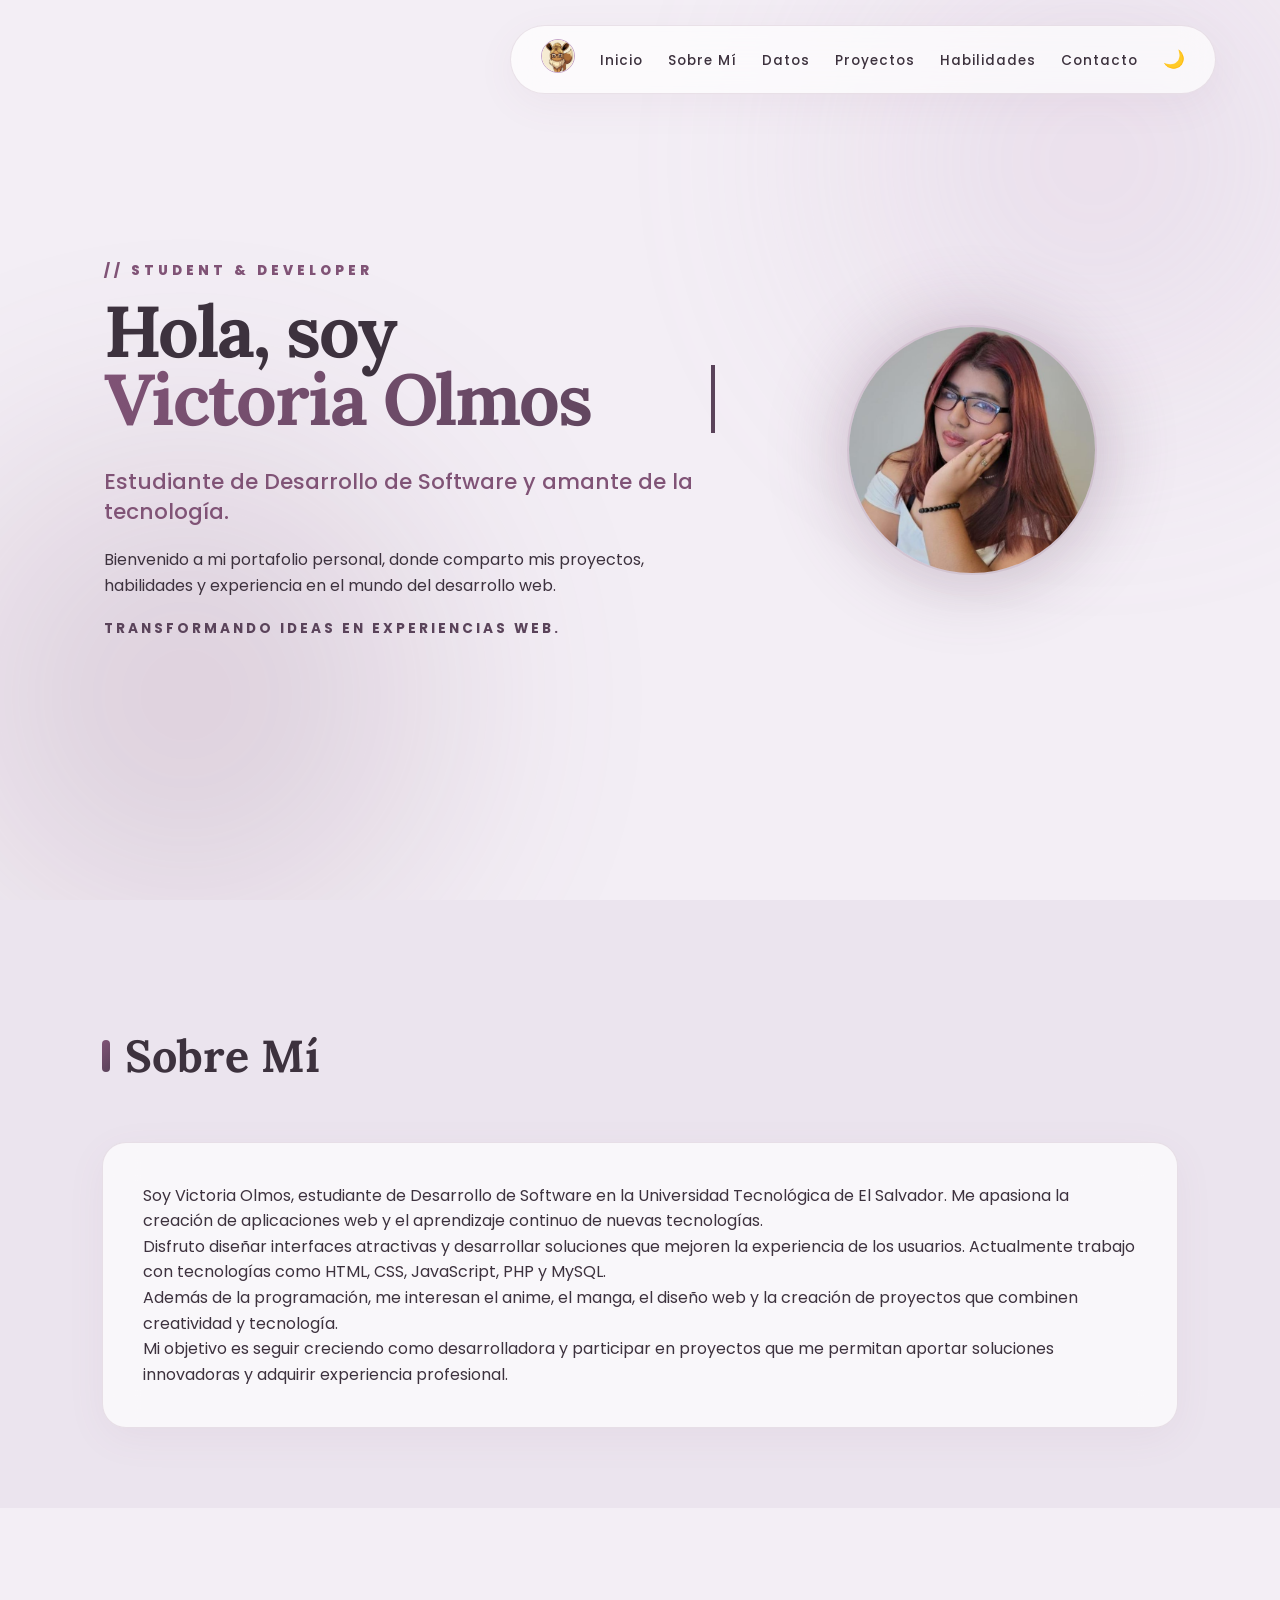
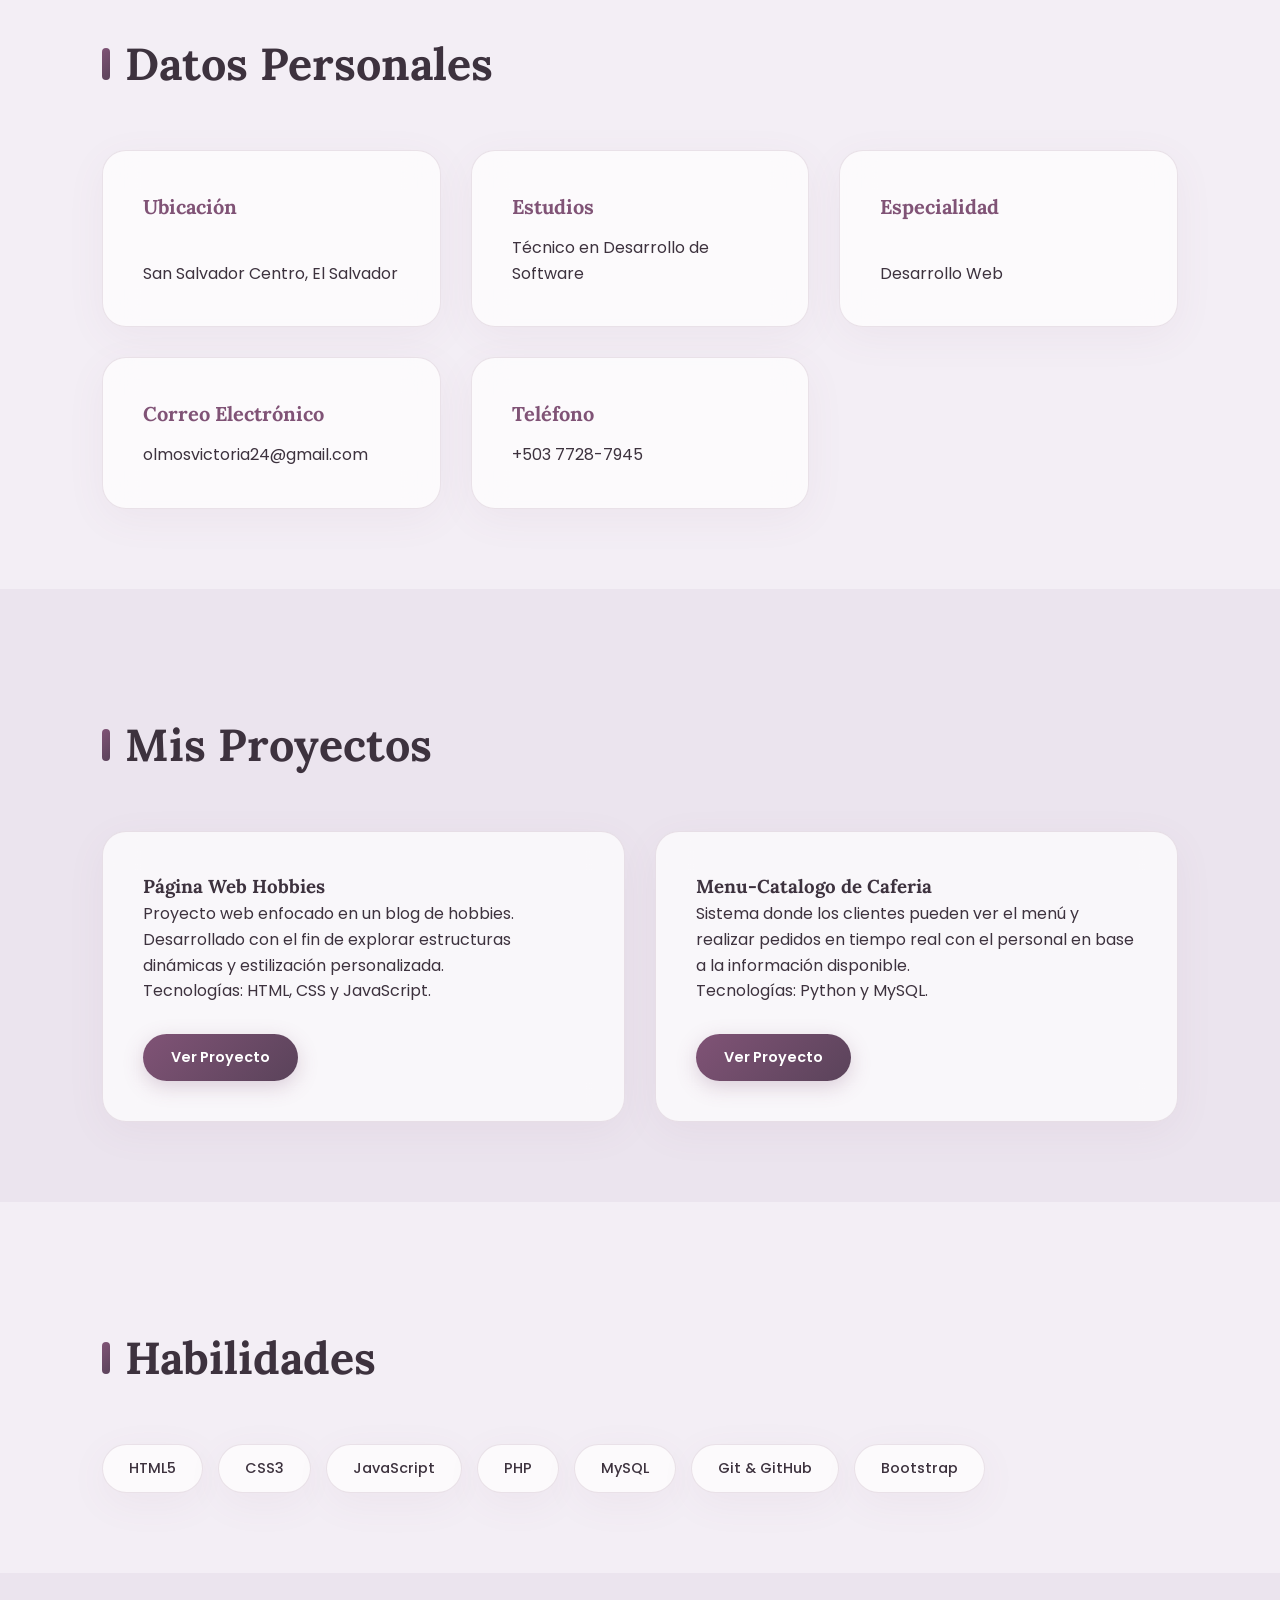
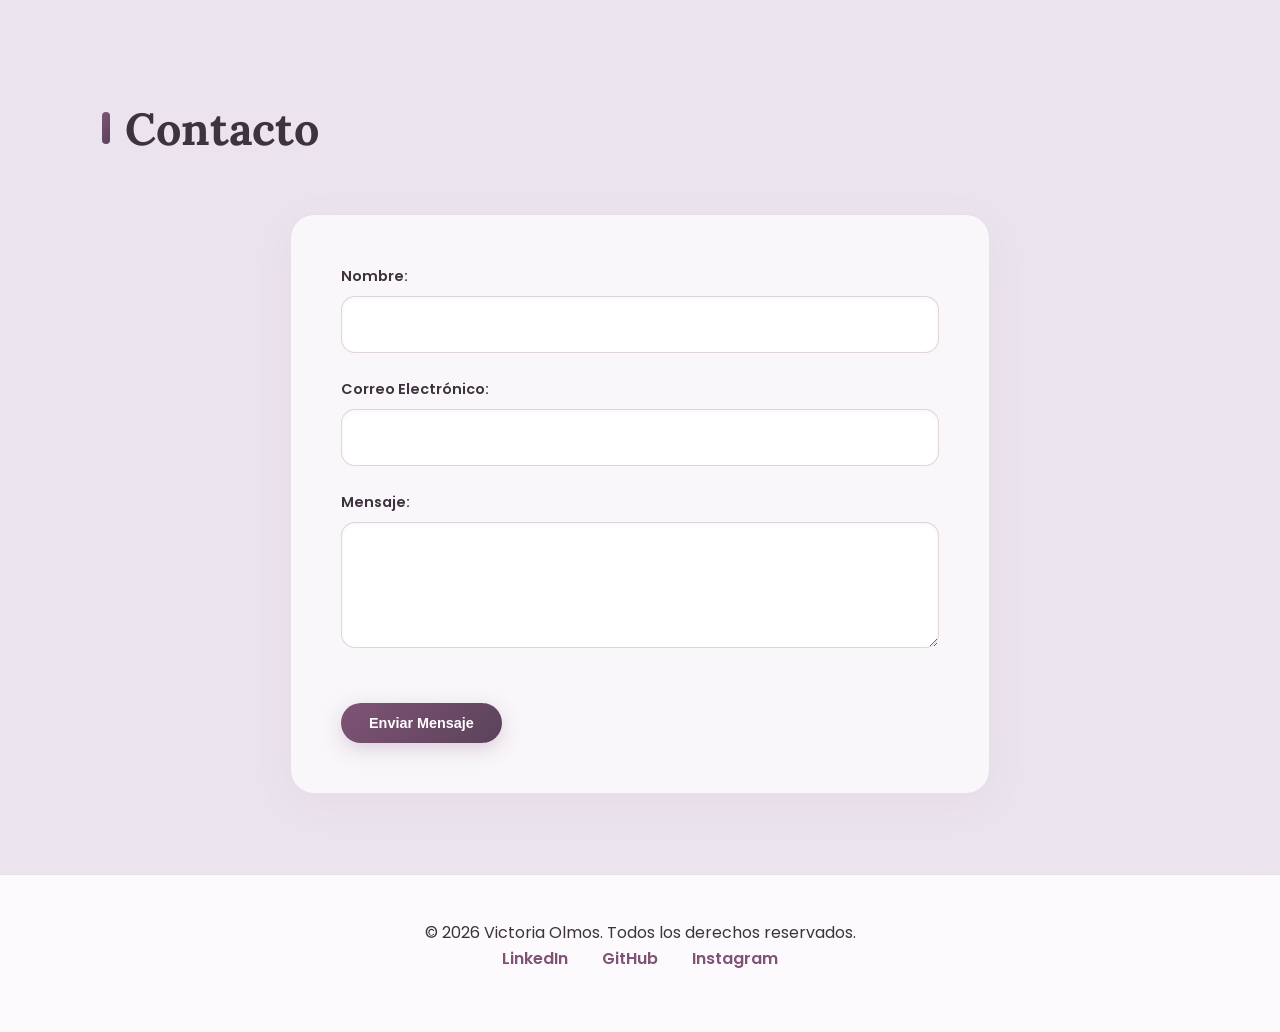
<file: portafolio.html>
<!DOCTYPE html>
<html lang="es">
<head>
    <meta charset="UTF-8">
    <meta name="viewport" content="width=device-width, initial-scale=1.0">
    <meta name="description" content="Portafolio personal de Victoria Olmos">
    <!-- Vinculación de fuentes consistentes -->
    <link rel="stylesheet" href="https://fonts.googleapis.com/css2?family=Lora:ital,wght@0,400..700;1,400..700&family=Poppins:wght@300;400;500;600;700&display=swap"> 
    <link rel="stylesheet" href="css/style.css">
    <title>Portafolio - Personal</title>
    <link rel="icon" href="img/logoVic.jpeg">
</head>
<body>

    <!-- Encabezado Principal -->
    <header>
        <nav class="nav-contenedor">
            <a href="index.html" class="logo-link">
                <img src="img/logoVic.jpeg" alt="Perfil" class="icono-perfil">
            </a>

            <button class="menu-toggle" id="menu-toggle" aria-label="Abrir menú">☰</button>

            <ul id="menu">
                <li><a href="#inicio">Inicio</a></li>
                <li><a href="#sobre-mi">Sobre Mí</a></li>
                <li><a href="#datos-personales">Datos</a></li>
                <li><a href="#proyectos">Proyectos</a></li>
                <li><a href="#habilidades">Habilidades</a></li>
                <li><a href="#contacto">Contacto</a></li>
                <li><button id="modo-oscuro" class="btn-theme" aria-label="Cambiar tema">🌙</button></li>
            </ul>
        </nav>
    </header>

    <main>
        <section id="inicio">
            <div class="texto">
                <h1 class="typing-container">
                    Hola, soy <br>
                    <span class="destaque">Victoria Olmos</span>
                </h1>
                <p class="subtitulo">Estudiante de Desarrollo de Software y amante de la tecnología.</p>
                <p>Bienvenido a mi portafolio personal, donde comparto mis proyectos, habilidades y experiencia en el mundo del desarrollo web.</p>
                <p class="tagline">Transformando ideas en experiencias web.</p>
            </div>
            <div class="foto">
                <img src="img/fotoperfil.jpg" alt="Foto de perfil de Victoria Olmos">
            </div>
        </section>

        <!-- Sección Sobre Mí -->
        <section id="sobre-mi">
            <h2>Sobre Mí</h2>
            <article>
                <p>Soy Victoria Olmos, estudiante de Desarrollo de Software en la Universidad Tecnológica de El Salvador. Me apasiona la creación de aplicaciones web y el aprendizaje continuo de nuevas tecnologías.</p>
                <p>Disfruto diseñar interfaces atractivas y desarrollar soluciones que mejoren la experiencia de los usuarios. Actualmente trabajo con tecnologías como HTML, CSS, JavaScript, PHP y MySQL.</p>
                <p>Además de la programación, me interesan el anime, el manga, el diseño web y la creación de proyectos que combinen creatividad y tecnología.</p>
                <p>Mi objetivo es seguir creciendo como desarrolladora y participar en proyectos que me permitan aportar soluciones innovadoras y adquirir experiencia profesional.</p>
            </article>
        </section>

        <!-- Datos Personales Actualizados -->
        <section id="datos-personales">
            <h2>Datos Personales</h2>
            <div class="datos-grid">
                <div class="dato-card">
                    <h3>Ubicación</h3>
                    <p>San Salvador Centro, El Salvador</p>
                </div>
                <div class="dato-card">
                    <h3>Estudios</h3>
                    <p>Técnico en Desarrollo de Software</p>
                </div>
                <div class="dato-card">
                    <h3>Especialidad</h3>
                    <p>Desarrollo Web</p>
                </div>
                <div class="dato-card">
                    <h3>Correo Electrónico</h3>
                    <p>olmosvictoria24@gmail.com</p>
                </div>
                <div class="dato-card">
                    <h3>Teléfono</h3>
                    <p>+503 7728-7945</p>
                </div>
            </div>
        </section>

        <!-- Sección Proyectos -->
        <section id="proyectos">
            <h2>Mis Proyectos</h2>
            <div class="proyectos-grid">
                <article>
                    <h3>Página Web Hobbies</h3>
                    <p>Proyecto web enfocado en un blog de hobbies. Desarrollado con el fin de explorar estructuras dinámicas y estilización personalizada.</p>
                    <p class="tech-stack">Tecnologías: HTML, CSS y JavaScript.</p>
                    <a href="https://elizabethxp.github.io/Lunaris/" target="_blank" rel="noopener noreferrer" class="btn-proyecto">Ver Proyecto</a>
                </article>

                <article>
                    <h3>Menu-Catalogo de Caferia</h3>
                    <p>Sistema donde los clientes pueden ver el menú y realizar pedidos en tiempo real con el personal en base a la información disponible.</p>
                    <p class="tech-stack">Tecnologías: Python y MySQL.</p>
                    <a href="#" target="_blank" rel="noopener noreferrer" class="btn-proyecto">Ver Proyecto</a>
                </article>
            </div>
        </section>

        <!-- Sección Habilidades -->
        <section id="habilidades">
            <h2>Habilidades</h2>
            <ul class="habilidades-lista">
                <li>HTML5</li>
                <li>CSS3</li>
                <li>JavaScript</li>
                <li>PHP</li>
                <li>MySQL</li>
                <li>Git & GitHub</li>
                <li>Bootstrap</li>
            </ul>
        </section>

        <!-- Sección Contacto -->
        <section id="contacto">
            <h2>Contacto</h2>
            <form action="#" method="POST" class="formulario-contacto">
                <div class="input-group">
                    <label for="nombre">Nombre:</label>
                    <input type="text" id="nombre" name="nombre" required>
                </div>

                <div class="input-group">
                    <label for="email">Correo Electrónico:</label>
                    <input type="email" id="email" name="email" required>
                </div>

                <div class="input-group">
                    <label for="mensaje">Mensaje:</label>
                    <textarea id="mensaje" name="mensaje" rows="4" required></textarea>
                </div>

                <button type="submit" class="btn-enviar">Enviar Mensaje</button>
            </form>
        </section>  
    </main>

    <!-- Pie de página -->
    <footer>
        <p>&copy; 2026 Victoria Olmos. Todos los derechos reservados.</p>
        <div class="redes-sociales">
            <a href="#" target="_blank" rel="noopener noreferrer">LinkedIn</a>
            <a href="https://github.com/olmosvictoria24-boop" target="_blank" rel="noopener noreferrer">GitHub</a>
            <a href="#" target="_blank" rel="noopener noreferrer">Instagram</a>
        </div>
    </footer>

    <script>
        if(localStorage.getItem("theme") === "dark"){
            document.body.classList.add("dark-mode");
        }
    </script>
    <script src="js/script.js"></script>
</body>
</html>
</file>
<file: css/style.css>
/* =========================
VARIABLES PREMIUM (Modernizadas)
========================= */
:root {
    /* MODO CLARO - Estilo Cristal Limpio */
    --color-fondo: #F3EEF5; 
    --color-seccion-alt: #EBE4EE;
    --color-tarjeta: rgba(255, 255, 255, 0.7); 
    --color-texto: #3D323E; 
    --color-primario: #5A435A; 
    --color-titulos: #805376; 
    --color-secundario: #C6A6C9; 
    --color-borde: rgba(128, 83, 118, 0.15); /* Bordes más definidos */
    --sombra-premium: 0 10px 40px rgba(128, 83, 118, 0.06);
    --degradado-wow: linear-gradient(135deg, #805376 0%, #5A435A 100%);
    --radio-esquinas: 24px;
    --blur-cristal: blur(16px);
}

body.dark-mode {
    /* MODO OSCURO - Cyberpunk Sofisticado */
    --color-fondo: #1A121B; 
    --color-seccion-alt: #130C14;
    --color-tarjeta: rgba(51, 39, 53, 0.5); 
    --color-texto: #F3EEF5; 
    --color-primario: #C6A6C9; 
    --color-titulos: #E4C9D9; 
    --color-secundario: #805376;
    --color-borde: rgba(198, 166, 201, 0.15);
    --sombra-premium: 0 10px 40px rgba(0, 0, 0, 0.4);
    --degradado-wow: linear-gradient(135deg, #E4C9D9 0%, #805376 100%);
    --blur-cristal: blur(20px);
}

/* =========================
RESET & AJUSTES BASE (Pantalla Completa Real)
========================= */
* {
    margin: 0;
    padding: 0;
    box-sizing: border-box;
}

html {
    scroll-behavior: smooth;
}

body {
    background-color: var(--color-fondo);
    color: var(--color-texto);
    font-family: 'Poppins', sans-serif;
    line-height: 1.6;
    overflow-x: hidden;
    width: 100%; 
    transition: background-color 0.5s cubic-bezier(0.4, 0, 0.2, 1);
}

h1, h2, h3 {
    font-family: 'Lora', serif;
}

/* Decoraciones ambientales gigantes */
body::before, body::after {
    content: '';
    position: fixed;
    width: 500px;
    height: 500px;
    border-radius: 50%;
    filter: blur(120px);
    z-index: -1;
    opacity: 0.18;
    pointer-events: none;
}
body::before { top: -10%; right: -5%; background: #C6A6C9; }
body::after { bottom: -5%; left: -5%; background: #805376; }

/* =========================
HEADER FLOTANTE ASIMÉTRICO
========================= */
header {
    position: fixed;
    top: 25px;
    right: 5%; 
    width: auto;
    background: var(--color-tarjeta);
    backdrop-filter: var(--blur-cristal);
    -webkit-backdrop-filter: var(--blur-cristal);
    border: 1px solid var(--color-borde);
    border-radius: 50px;         
    z-index: 1000;
    box-shadow: var(--sombra-premium);
    transition: all 0.3s ease;
}

.nav-contenedor {
    padding: 8px 30px;
    display: flex;
    align-items: center;
    gap: 25px;
}

nav ul {
    display: flex;
    align-items: center;
    gap: 25px;                  
    list-style: none;
}

nav a {
    text-decoration: none;
    color: var(--color-texto);
    font-weight: 500;
    font-size: 0.85rem;         
    letter-spacing: 1px;
    position: relative;
    padding: 5px 0;
}

nav a::after {
    content: '';
    position: absolute;
    bottom: 0;
    left: 0;
    width: 0;
    height: 2px;
    background: var(--degradado-wow);
    transition: width 0.3s ease;
}
nav a:hover::after {
    width: 100%;
}

.icono-perfil {
    width: 34px;                
    height: 34px;
    border-radius: 50%;
    object-fit: cover;
    border: 1.5px solid var(--color-secundario);
}

.btn-theme {
    background: none;
    border: none;
    font-size: 1.1rem;
    cursor: pointer;
    transition: transform 0.3s ease;
    display: flex;
    align-items: center;
    color: var(--color-texto);
}
.btn-theme:hover {
    transform: rotate(20deg) scale(1.1);
}

.menu-toggle {
    display: none;
    background: none;
    border: none;
    font-size: 1.4rem;
    cursor: pointer;
    color: var(--color-texto);
}

/* =========================
SECCIÓN INICIO: ELEGANTE Y EQUILIBRADA (Corregida)
========================= */
#inicio {
    display: flex;
    justify-content: space-between;
    align-items: center;
    width: 100vw;                     
    max-width: 1200px !important;       
    min-height: 100vh;                
    margin: 0 auto;
    padding: 0 5%;
}

/* Bloque Izquierdo: Mensaje */
#inicio .texto {
    flex: 1.2;
    display: flex;
    flex-direction: column;
    justify-content: center;          
    padding-right: 5%;
    z-index: 10;
}

#inicio .texto::before {
    content: '// STUDENT & DEVELOPER';
    display: block;
    font-size: 0.85rem;
    font-weight: 800;
    letter-spacing: 4px;
    color: var(--color-titulos);
    margin-bottom: 15px;
}

#inicio h1 {
    font-size: 4.5rem;                  
    line-height: 0.95;
    letter-spacing: -2px;
    margin-bottom: 25px;
    font-weight: 900;
    color: var(--color-texto);
}

.typing-container {
    display: block;
}

.destaque {
    display: inline-block;
    background: var(--degradado-wow);
    -webkit-background-clip: text;
    background-clip: text;
    -webkit-text-fill-color: transparent;
    border-right: 4px solid var(--color-primario);
    white-space: nowrap;
    overflow: hidden;
    width: 0;
    animation: 
        escribiendo 2.5s steps(14) 0.5s forwards,
        parpadeoCursor 0.7s infinite alternate;
}

.subtitulo {
    font-size: 1.35rem;
    font-weight: 500;
    color: var(--color-titulos);
    margin-bottom: 20px;
    line-height: 1.4;
}

.tagline {
    display: inline-block;
    margin-top: 20px;
    font-size: 0.85rem;
    text-transform: uppercase;
    letter-spacing: 3px;
    color: var(--color-primario);
    font-weight: 700;
}

/* Bloque Derecho: Foto limpia y contenida */
.foto {
    flex: 0.8;                          
    display: flex;
    justify-content: center;
    align-items: center;
    position: relative;
}

/* Fondo decorativo estilizado detrás de la foto */
.foto::before {
    content: '';
    position: absolute;
    width: 280px;      /* Ajustado al tamaño de la nueva foto redonda */
    height: 280px;     /* Ajustado al tamaño de la nueva foto redonda */
    background: var(--degradado-wow);
    border-radius: 50%; /* Redondo */
    z-index: -1;
    opacity: 0.2;
    filter: blur(35px);
}

.foto img {
    width: 250px;      /* Tamaño más compacto y controlado */
    height: 250px;     /* Alto igual al ancho para asegurar un círculo perfecto */
    object-fit: cover;                
    border-radius: 50%; /* Hace la foto completamente redonda */ 
    border: 2px solid var(--color-borde);
    box-shadow: var(--sombra-premium);
    transition: transform 0.5s ease, box-shadow 0.5s ease;
}

.foto:hover img {
    transform: translateY(-5px); 
    box-shadow: 0 15px 30px rgba(128, 83, 118, 0.2);          
}

/* =========================
SECCIONES INTERMEDIAS 
========================= */
section {
    padding: 120px 8% 80px 8%; 
    max-width: 1400px;         
    margin: 0 auto;
}

section:nth-of-type(even) {
    background-color: var(--color-seccion-alt);
    max-width: 100%;
    padding-left: 8%;
    padding-right: 8%;
}

/* Títulos con personalidad */
h2 {
    font-size: 2.8rem;
    color: var(--color-texto);
    margin-bottom: 50px;
    display: flex;
    align-items: center;
    gap: 15px;
}

h2::before {
    content: '';
    width: 8px;
    height: 32px;
    background: var(--degradado-wow);
    border-radius: 4px;
}

/* =========================
TARJETAS Y GRIDS EXPANSIVOS (Ajustados para los botones)
========================= */
.datos-grid, .proyectos-grid {
    display: grid;
    grid-template-columns: repeat(auto-fit, minmax(320px, 1fr)); 
    gap: 30px;
}

article, .dato-card {
    background: var(--color-tarjeta);
    backdrop-filter: var(--blur-cristal);
    -webkit-backdrop-filter: var(--blur-cristal);
    border: 1px solid var(--color-borde);
    border-radius: var(--radio-esquinas);
    box-shadow: var(--sombra-premium);
    padding: 40px;
    transition: transform 0.4s cubic-bezier(0.165, 0.84, 0.44, 1), box-shadow 0.4s ease;
    
    /* EL TRUCO: Convierte la tarjeta en columna flex para controlar su contenido */
    display: flex;
    flex-direction: column;
    justify-content: space-between; /* Mantiene equilibrio interno si las tarjetas varían de altura */
}

article:hover, .dato-card:hover {
    transform: translateY(-8px);
    box-shadow: 0 20px 40px rgba(128, 83, 118, 0.12);
}

.dato-card h3 {
    font-size: 1.25rem;
    color: var(--color-titulos);
    margin-bottom: 12px;
}

/* =========================
BOTONES PREMIUM (Con separación corregida)
========================= */
.btn-proyecto, .btn-enviar {
    display: inline-block;
    align-self: flex-start; /* Evita que el botón se estire a lo ancho de la tarjeta */
    margin-top: 30px;       /* ¡CORREGIDO! Mayor separación vertical respecto al texto */
    padding: 12px 28px;
    background: var(--degradado-wow);
    color: #FFFFFF !important;
    text-decoration: none;
    font-weight: 600;
    font-size: 0.9rem;
    border-radius: 50px;
    border: none;
    cursor: pointer;
    box-shadow: 0 6px 20px rgba(128, 83, 118, 0.25);
    transition: all 0.3s ease;
    text-align: center;
}

.btn-proyecto:hover, .btn-enviar:hover {
    transform: translateY(-3px);
    box-shadow: 0 10px 30px rgba(128, 83, 118, 0.35);
    filter: brightness(1.1);
}
/* =========================
PÍLDORAS DE HABILIDADES
========================= */
.habilidades-lista {
    display: flex;
    flex-wrap: wrap;
    gap: 15px;
    list-style: none;
}

.habilidades-lista li {
    background: var(--color-tarjeta);
    border: 1px solid var(--color-borde);
    padding: 12px 26px;
    border-radius: 50px;
    font-weight: 500;
    font-size: 0.9rem;
    box-shadow: var(--sombra-premium);
    transition: all 0.3s ease;
}

.habilidades-lista li:hover {
    background: var(--degradado-wow);
    color: #FFFFFF;
    transform: translateY(-3px);
}

/* =========================
FORMULARIO DE CONTACTO (Inputs Visibles y Contrastados)
========================= */
.formulario-contacto {
    max-width: 700px; 
    margin: 0 auto;
    background: var(--color-tarjeta);
    backdrop-filter: var(--blur-cristal);
    -webkit-backdrop-filter: var(--blur-cristal);
    border: 1px solid var(--color-borde);
    border-radius: var(--radio-esquinas);
    padding: 50px;
    box-shadow: var(--sombra-premium);
    display: flex;
    flex-direction: column;
    gap: 25px;
}

.input-group {
    display: flex;
    flex-direction: column;
    gap: 8px;
}

.input-group label {
    font-size: 0.9rem;
    font-weight: 600;
    color: var(--color-texto);
}

/* SOLUCIÓN: Cuadritos con alto contraste y bordes legibles */
.input-group input, .input-group textarea {
    width: 100%;
    padding: 16px;
    border-radius: 14px;
    background: rgba(255, 255, 255, 0.9); /* Blanco sólido traslúcido de alto contraste */
    border: 1.5px solid rgba(128, 83, 118, 0.25); /* Línea perimetral visible */
    color: #2D252E; /* Texto interno oscuro nítido */
    font-family: 'Poppins', sans-serif;
    font-size: 0.95rem;
    transition: all 0.3s ease;
    box-shadow: inset 0 2px 4px rgba(0, 0, 0, 0.03); /* Le da profundidad al cuadrito */
}

/* Ajuste específico para el modo oscuro */
body.dark-mode .input-group input, 
body.dark-mode .input-group textarea {
    background: rgba(20, 15, 22, 0.8); /* Fondo oscuro profundo */
    border: 1.5px solid rgba(198, 166, 201, 0.3);
    color: #F3EEF5;
}

.input-group input:focus, .input-group textarea:focus {
    background: #FFFFFF;
    border-color: var(--color-titulos);
    outline: none;
    box-shadow: 0 0 0 4px rgba(128, 83, 118, 0.15);
}

body.dark-mode .input-group input:focus, 
body.dark-mode .input-group textarea:focus {
    background: #1A121B;
    border-color: var(--color-primario);
}

/* =========================
FOOTER
========================= */
footer {
    background: var(--color-tarjeta);
    backdrop-filter: var(--blur-cristal);
    border-top: 1px solid var(--color-borde);
    text-align: center;
    padding: 45px 20px;
}

.redes-sociales {
    margin-bottom: 15px;
}

.redes-sociales a {
    margin: 0 15px;
    color: var(--color-titulos);
    text-decoration: none;
    font-weight: 600;
    transition: color 0.3s;
}

.redes-sociales a:hover {
    color: var(--color-primario);
}

/* =========================
ANIMACIONES (Keyframes)
========================= */
@keyframes escribiendo {
    from { width: 0; }
    to { width: 100%; }
}

@keyframes parpadeoCursor {
    from { border-color: var(--color-primario); }
    to { border-color: transparent; }
}

/* =========================
RESPONSIVE DISPOSITIVOS MÓVILES
========================= */
@media (max-width: 992px) {
    header { top: 0; right: 0; width: 100%; border-radius: 0; padding: 10px 0; }
    .nav-contenedor { width: 100%; justify-content: space-between; }
    
    nav ul {
        display: none;
        flex-direction: column;
        position: absolute;
        top: 60px; left: 0; width: 100%;
        background: var(--color-fondo);
        padding: 30px;
        border-bottom: 1px solid var(--color-borde);
        gap: 20px;
    }
    
    nav ul.active { display: flex; }
    .menu-toggle { display: block; }

    #inicio {
        flex-direction: column-reverse;
        min-height: auto;
        padding-top: 100px;
    }

    #inicio .texto {
        padding: 40px 5%;
        text-align: center;
    }

    #inicio h1 { font-size: 2.8rem; }
    
    .destaque { 
        white-space: normal; 
        border-right: none; 
        width: auto; 
        animation: none; 
        -webkit-text-fill-color: initial; 
        background: none; 
        color: var(--color-titulos); 
    }
    
    .foto img {
        width: 100%;
        max-width: 300px;
        height: 380px;
    }
    
    section { padding: 80px 5% 60px 5%; }
    .formulario-contacto { padding: 30px; }
}
</file>
